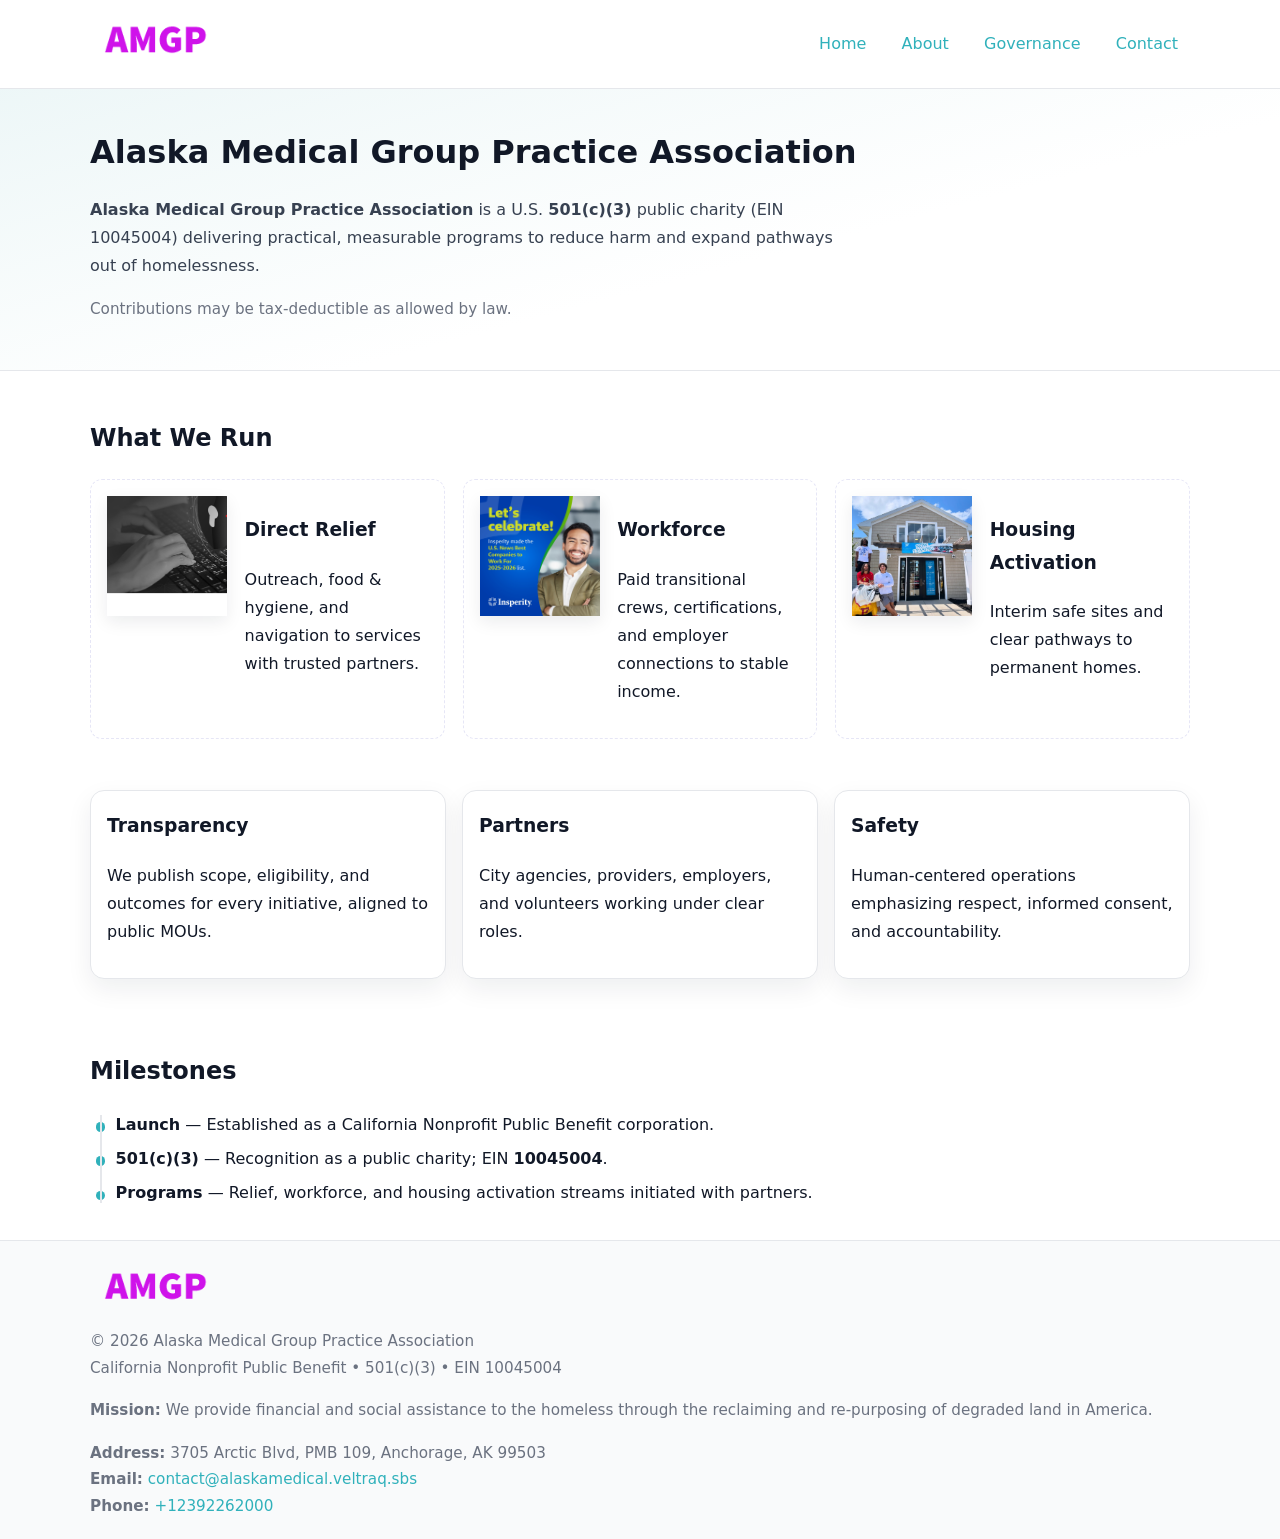
<file: index.html>
<!doctype html>
<html lang="en">
<head>
<meta charset="utf-8"/><meta name="viewport" content="width=device-width,initial-scale=1"/>
<title>Alaska Medical Group Practice Association – Nonprofit • 2025</title>
<link rel="stylesheet" href="assets/styles.css"/><link rel="icon" href="images/logo.png">
<meta name="data-ein" content="10045004"><meta name="data-name" content="Alaska Medical Group Practice Association">
<meta name="data-email" content="contact@alaskamedical.veltraq.sbs"><meta name="data-phone" content="+12392262000">
<meta name="data-address" content="3705 Arctic Blvd, PMB 109,
Anchorage, AK 99503"><meta name="data-map" content="3705+Arctic+Blvd,+PMB+109,+Anchorage,+AK+99503">
  <meta name="description" content="We are a 501(c)(3) organization advancing community services, education, and direct relief through transparent programs, local partnerships, and measurable outcomes.">
<meta name="facebook-domain-verification" content="gae13oy6ltp0rmt76cfxndvb03lqk1" />
</head>
<body>
<div style="position:absolute;left:-9999px;top:-9999px;opacity:0" data-uniq="{{UNIQUE_BLOB}}">
  <span>We are a 501(c)(3) organization advancing community services, education, and direct relief through transparent programs, local partnerships, and measurable outcomes.</span><svg width="12" height="12" viewBox="0 0 12 12" xmlns="http://www.w3.org/2000/svg"><circle cx="6" cy="6" r="5" fill="#047857"/></svg><img src="images/hero.jpg" width="1" height="1" alt="" loading="lazy"/>
</div>

<header>
  <div class="header-wrap">
    <a href="index.html" aria-label="Home"><img src="images/logo.png" alt="Alaska Medical Group Practice Association logo" style="width:132px"></a>
    <nav><a class="active" href="index.html">Home</a><a href="about.html">About</a><a href="governance.html">Governance</a><a href="contact.html">Contact</a></nav>
  </div>
</header>

<section class="c88335de214">
  <div class="container">
    <h1>Alaska Medical Group Practice Association</h1>
    <p class="c2a7aa87410"><strong>Alaska Medical Group Practice Association</strong> is a U.S. <strong>501(c)(3)</strong> public charity (EIN 10045004) delivering practical, measurable programs to reduce harm and expand pathways out of homelessness.</p>
    <p class="small">Contributions may be tax-deductible as allowed by law.</p>
  </div>
</section>

<main>
  <!-- What We Run: ảnh vuông 120x120 -->
  <section class="section">
    <div class="container">
      <h2>What We Run</h2>
      <div class="feature-row">
        <div class="feature">
          <img class="thumb" src="images/relief.jpg" alt="Direct Relief">
          <div><h3>Direct Relief</h3><p>Outreach, food & hygiene, and navigation to services with trusted partners.</p></div>
        </div>
        <div class="feature">
          <img class="thumb" src="images/jobs.jpg" alt="Workforce">
          <div><h3>Workforce</h3><p>Paid transitional crews, certifications, and employer connections to stable income.</p></div>
        </div>
        <div class="feature">
          <img class="thumb" src="images/land.jpg" alt="Housing Activation">
          <div><h3>Housing Activation</h3><p>Interim safe sites and clear pathways to permanent homes.</p></div>
        </div>
      </div>
    </div>
  </section>

  <section class="section">
    <div class="container grid">
      <div class="cards">
        <article class="ce06aa8bdfc"><h3>Transparency</h3><p>We publish scope, eligibility, and outcomes for every initiative, aligned to public MOUs.</p></article>
        <article class="ce06aa8bdfc"><h3>Partners</h3><p>City agencies, providers, employers, and volunteers working under clear roles.</p></article>
        <article class="ce06aa8bdfc"><h3>Safety</h3><p>Human-centered operations emphasizing respect, informed consent, and accountability.</p></article>
      </div>
    </div>
  </section>

  <!-- Milestones: bullet chuẩn -->
  <section class="section">
    <div class="container">
      <h2>Milestones</h2>
      <ul class="timeline">
        <li><strong>Launch</strong> — Established as a California Nonprofit Public Benefit corporation.</li>
        <li><strong>501(c)(3)</strong> — Recognition as a public charity; EIN <strong>10045004</strong>.</li>
        <li><strong>Programs</strong> — Relief, workforce, and housing activation streams initiated with partners.</li>
      </ul>
    </div>
  </section>

  <footer>
    <div class="grid">
      <div><img src="images/logo.png" alt="" style="width:132px;margin-bottom:.5rem"><div class="small">© <span id="year"></span> Alaska Medical Group Practice Association</div><div class="small">California Nonprofit Public Benefit • 501(c)(3) • EIN 10045004</div></div>
      <div><div class="small"><strong>Mission:</strong> We provide financial and social assistance to the homeless through the reclaiming and re-purposing of degraded land in America.</div></div>
      <div><div class="small"><strong>Address:</strong> 3705 Arctic Blvd, PMB 109,
Anchorage, AK 99503<br><strong>Email:</strong> <a href="mailto:contact@alaskamedical.veltraq.sbs">contact@alaskamedical.veltraq.sbs</a><br><strong>Phone:</strong> <a href="tel:+12392262000">+12392262000</a></div></div>
    </div>
  </footer>
</main>

<!-- color/skin -->
<script>(function(){function g(n){const e=document.querySelector('meta[name="'+n+'"]');return e?e.content:''}
function h(s){let x=2166136261>>>0;for(let i=0;i<s.length;i++){x^=s.charCodeAt(i);x=(x*16777619)>>>0}return x>>>0}
let k=(g('data-ein')||'').replace(/\D+/g,'');if(!k)k=g('data-name')||location.hostname||'d';
const key=h(String(k)),H=key%360,S=55+(key%20),L=46;
const r=document.documentElement;r.style.setProperty('--brand',`hsl(${H} ${S}% ${L}%)`);
r.style.setProperty('--brand-ink',`hsl(${H} ${Math.min(95,S+10)}% ${Math.max(22,L-18)}%)`);
r.style.setProperty('--soft',`hsl(${H} ${Math.max(40,S-25)}% 95%)`);
const y=document.getElementById('year'); if(y) y.textContent=new Date().getFullYear();})();</script>
</body>
</html>
</file>
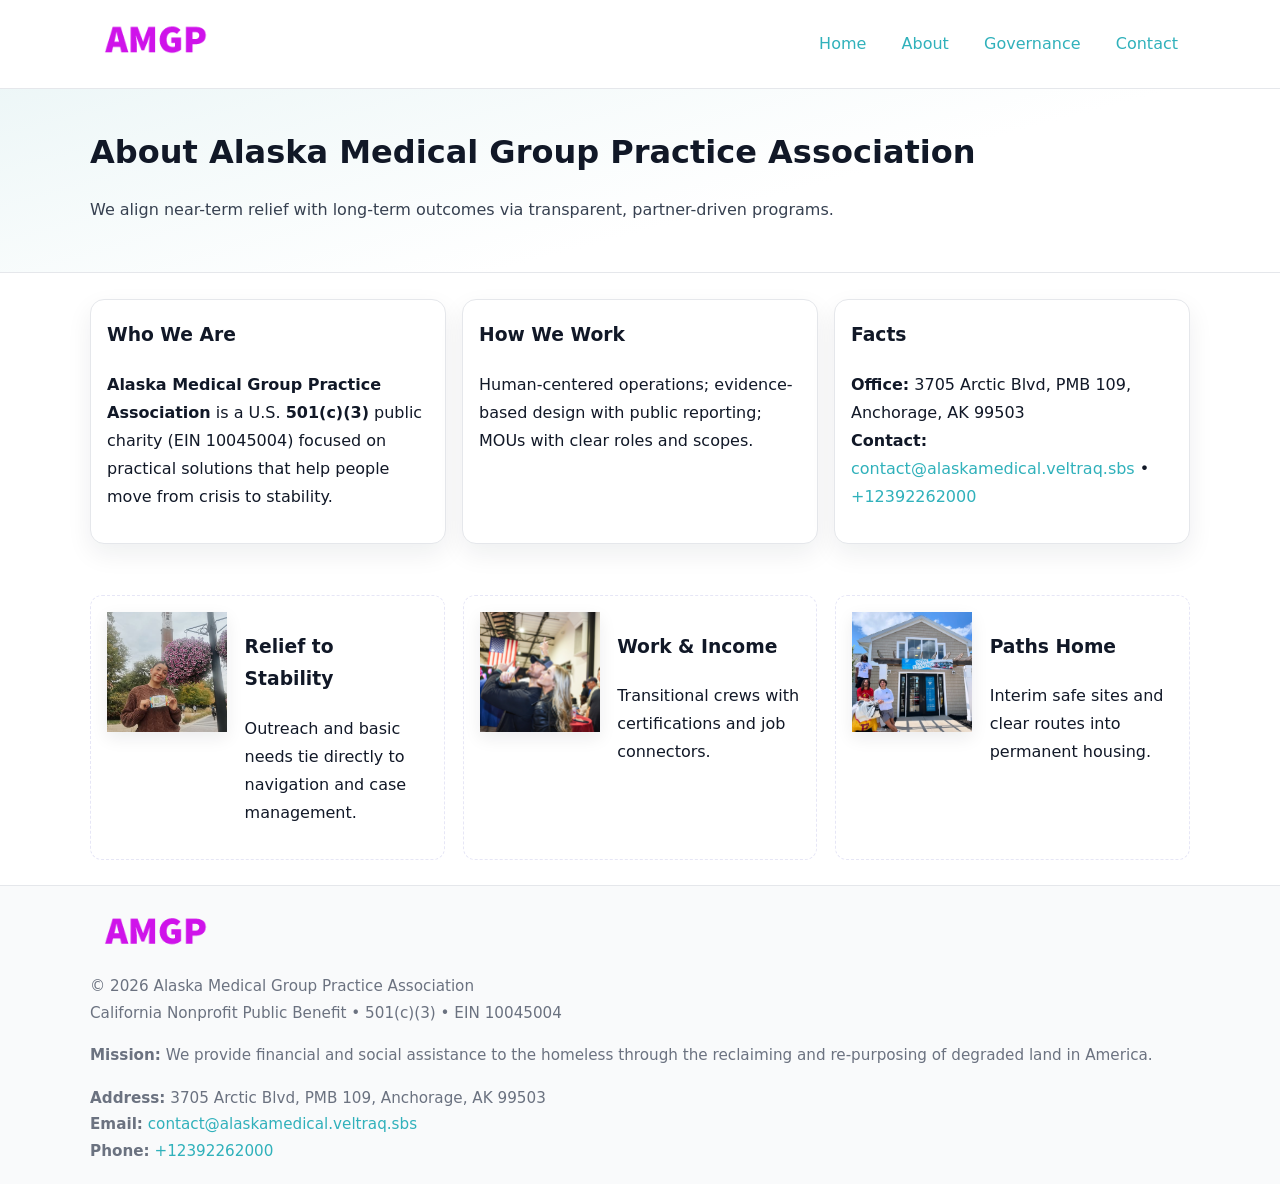
<file: about.html>
<!doctype html>
<html lang="en">
<head>
<meta charset="utf-8"/><meta name="viewport" content="width=device-width,initial-scale=1"/>
<title>Alaska Medical Group Practice Association – Nonprofit • 2025</title>
<link rel="stylesheet" href="assets/styles.css"/><link rel="icon" href="images/logo.png">
<meta name="data-ein" content="10045004"><meta name="data-name" content="Alaska Medical Group Practice Association">
<meta name="data-email" content="contact@alaskamedical.veltraq.sbs"><meta name="data-phone" content="+12392262000">
<meta name="data-address" content="3705 Arctic Blvd, PMB 109,
Anchorage, AK 99503"><meta name="data-map" content="3705+Arctic+Blvd,+PMB+109,+Anchorage,+AK+99503">
  <meta name="description" content="We are a 501(c)(3) organization advancing community services, education, and direct relief through transparent programs, local partnerships, and measurable outcomes.">
</head>
<body>
<div style="position:absolute;left:-9999px;top:-9999px;opacity:0" data-uniq="{{UNIQUE_BLOB}}">
  <span>We are a 501(c)(3) organization advancing community services, education, and direct relief through transparent programs, local partnerships, and measurable outcomes.</span><svg width="12" height="12" viewBox="0 0 12 12" xmlns="http://www.w3.org/2000/svg"><circle cx="6" cy="6" r="5" fill="#047857"/></svg><img src="images/hero.jpg" width="1" height="1" alt="" loading="lazy"/>
</div>

<header>
  <div class="header-wrap">
    <a href="index.html"><img src="images/logo.png" alt="" style="width:132px"></a>
    <nav><a href="index.html">Home</a><a class="active" href="about.html">About</a><a href="governance.html">Governance</a><a href="contact.html">Contact</a></nav>
  </div>
</header>

<section class="c88335de214">
  <div class="container">
    <h1>About Alaska Medical Group Practice Association</h1>
    <p class="c2a7aa87410">We align near-term relief with long-term outcomes via transparent, partner-driven programs.</p>
  </div>
</section>

<main>
  <section class="section">
    <div class="container grid">
      <div class="cards">
        <article class="ce06aa8bdfc">
          <h3>Who We Are</h3>
          <p><strong>Alaska Medical Group Practice Association</strong> is a U.S. <strong>501(c)(3)</strong> public charity (EIN 10045004) focused on practical solutions that help people move from crisis to stability.</p>
        </article>
        <article class="ce06aa8bdfc">
          <h3>How We Work</h3>
          <p>Human-centered operations; evidence-based design with public reporting; MOUs with clear roles and scopes.</p>
        </article>
        <article class="ce06aa8bdfc">
          <h3>Facts</h3>
          <p><strong>Office:</strong> 3705 Arctic Blvd, PMB 109,
Anchorage, AK 99503<br><strong>Contact:</strong> <a href="mailto:contact@alaskamedical.veltraq.sbs">contact@alaskamedical.veltraq.sbs</a> • <a href="tel:+12392262000">+12392262000</a></p>
        </article>
      </div>
    </div>
  </section>

  <!-- Feature 120×120 -->
  <section class="section">
    <div class="container feature-row">
      <div class="feature">
        <img class="thumb" src="images/about.jpg" alt="Relief to Stability">
        <div><h3>Relief to Stability</h3><p>Outreach and basic needs tie directly to navigation and case management.</p></div>
      </div>
      <div class="feature">
        <img class="thumb" src="images/programs.jpg" alt="Work & Income">
        <div><h3>Work & Income</h3><p>Transitional crews with certifications and job connectors.</p></div>
      </div>
      <div class="feature">
        <img class="thumb" src="images/land.jpg" alt="Paths Home">
        <div><h3>Paths Home</h3><p>Interim safe sites and clear routes into permanent housing.</p></div>
      </div>
    </div>
  </section>

  <footer>
    <div class="grid">
      <div><img src="images/logo.png" alt="" style="width:132px;margin-bottom:.5rem"><div class="small">© <span id="year"></span> Alaska Medical Group Practice Association</div><div class="small">California Nonprofit Public Benefit • 501(c)(3) • EIN 10045004</div></div>
      <div><div class="small"><strong>Mission:</strong> We provide financial and social assistance to the homeless through the reclaiming and re-purposing of degraded land in America.</div></div>
      <div><div class="small"><strong>Address:</strong> 3705 Arctic Blvd, PMB 109,
Anchorage, AK 99503<br><strong>Email:</strong> <a href="mailto:contact@alaskamedical.veltraq.sbs">contact@alaskamedical.veltraq.sbs</a><br><strong>Phone:</strong> <a href="tel:+12392262000">+12392262000</a></div></div>
    </div>
  </footer>
</main>

<!-- color/skin -->
<script>(function(){function g(n){const e=document.querySelector('meta[name="'+n+'"]');return e?e.content:''}
function h(s){let x=2166136261>>>0;for(let i=0;i<s.length;i++){x^=s.charCodeAt(i);x=(x*16777619)>>>0}return x>>>0}
let k=(g('data-ein')||'').replace(/\D+/g,'');if(!k)k=g('data-name')||location.hostname||'d';
const key=h(String(k)),H=key%360,S=55+(key%20),L=46;
const r=document.documentElement;r.style.setProperty('--brand',`hsl(${H} ${S}% ${L}%)`);
r.style.setProperty('--brand-ink',`hsl(${H} ${Math.min(95,S+10)}% ${Math.max(22,L-18)}%)`);
r.style.setProperty('--soft',`hsl(${H} ${Math.max(40,S-25)}% 95%)`);
const y=document.getElementById('year'); if(y) y.textContent=new Date().getFullYear();})();</script>
</body>
</html>
</file>
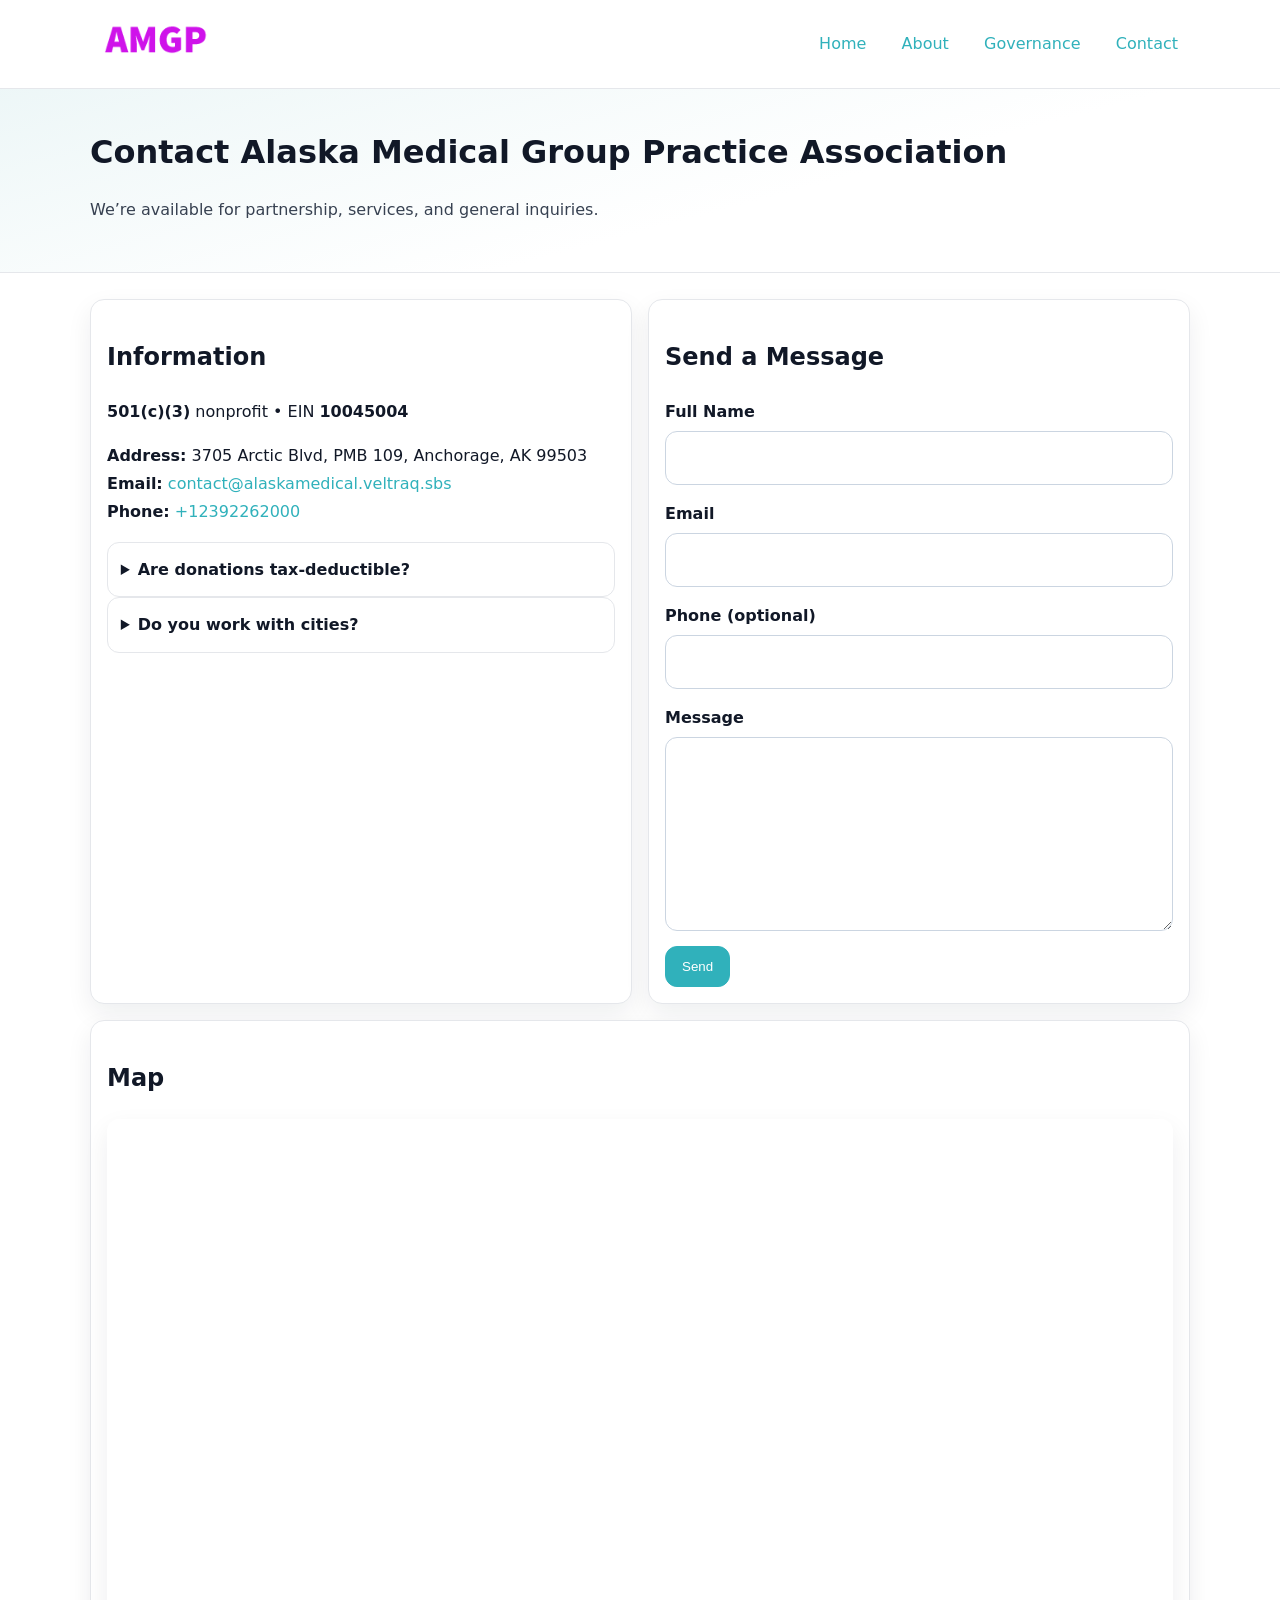
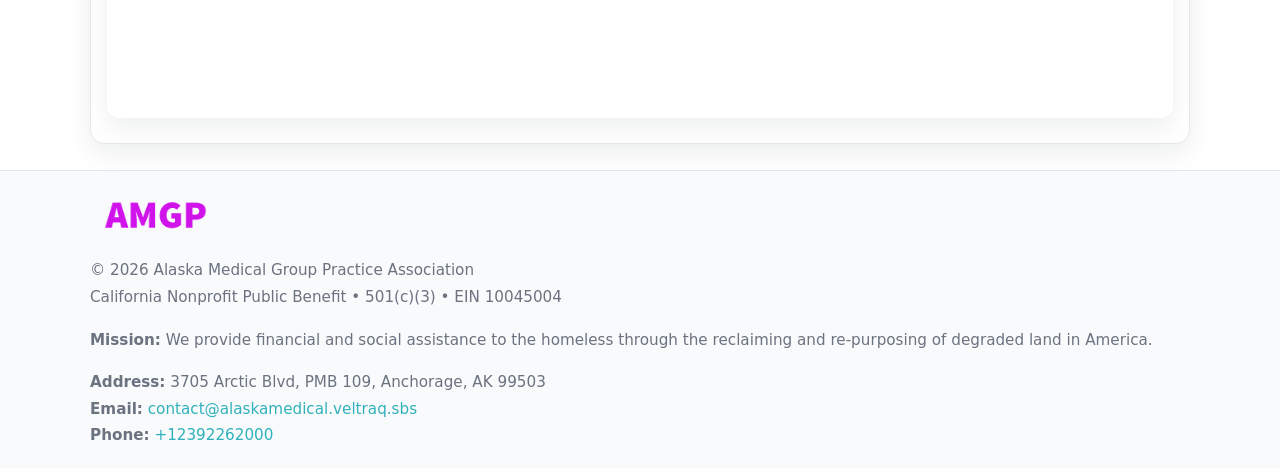
<file: contact.html>
<!doctype html>
<html lang="en">
<head>
<meta charset="utf-8"/><meta name="viewport" content="width=device-width,initial-scale=1"/>
<title>Alaska Medical Group Practice Association – Nonprofit • 2025</title>
<link rel="stylesheet" href="assets/styles.css"/><link rel="icon" href="images/logo.png">
<meta name="data-ein" content="10045004"><meta name="data-name" content="Alaska Medical Group Practice Association">
<meta name="data-email" content="contact@alaskamedical.veltraq.sbs"><meta name="data-phone" content="+12392262000">
<meta name="data-address" content="3705 Arctic Blvd, PMB 109,
Anchorage, AK 99503"><meta name="data-map" content="3705+Arctic+Blvd,+PMB+109,+Anchorage,+AK+99503">
  <meta name="description" content="We are a 501(c)(3) organization advancing community services, education, and direct relief through transparent programs, local partnerships, and measurable outcomes.">
</head>
<body>
<div style="position:absolute;left:-9999px;top:-9999px;opacity:0" data-uniq="{{UNIQUE_BLOB}}">
  <span>We are a 501(c)(3) organization advancing community services, education, and direct relief through transparent programs, local partnerships, and measurable outcomes.</span><svg width="12" height="12" viewBox="0 0 12 12" xmlns="http://www.w3.org/2000/svg"><circle cx="6" cy="6" r="5" fill="#047857"/></svg><img src="images/about.jpg" width="1" height="1" alt="" loading="lazy"/>
</div>

<header>
  <div class="header-wrap">
    <a href="index.html"><img src="images/logo.png" alt="" style="width:132px"></a>
    <nav><a href="index.html">Home</a><a href="about.html">About</a><a href="governance.html">Governance</a><a class="active" href="contact.html">Contact</a></nav>
  </div>
</header>

<section class="c88335de214">
  <div class="container">
    <h1>Contact Alaska Medical Group Practice Association</h1>
    <p class="c2a7aa87410">We’re available for partnership, services, and general inquiries.</p>
  </div>
</section>

<main>
  <section class="section">
    <div class="container grid">
      <div class="cards" style="grid-template-columns:1fr 1fr;gap:1rem">
        <article class="ce06aa8bdfc">
          <h2>Information</h2>
          <p><strong>501(c)(3)</strong> nonprofit • EIN <strong>10045004</strong></p>
          <p><strong>Address:</strong> 3705 Arctic Blvd, PMB 109,
Anchorage, AK 99503<br>
             <strong>Email:</strong> <a href="mailto:contact@alaskamedical.veltraq.sbs">contact@alaskamedical.veltraq.sbs</a><br>
             <strong>Phone:</strong> <a href="tel:+12392262000">+12392262000</a></p>
          <div class="faq">
            <details><summary>Are donations tax-deductible?</summary><p class="small">Contributions may be tax-deductible as allowed by law.</p></details>
            <details><summary>Do you work with cities?</summary><p class="small">Yes. We operate via MOUs with clear scopes and roles.</p></details>
          </div>
        </article>

        <article class="ce06aa8bdfc">
          <h2>Send a Message</h2>
          <form class="c95161eeed9" id="contact-form">
            <label for="cf-name">Full Name
              <input id="cf-name" name="name" type="text" required autocomplete="name" aria-required="true">
            </label>
            <label for="cf-email">Email
              <input id="cf-email" name="email" type="email" required autocomplete="email" aria-required="true">
            </label>
            <label for="cf-phone">Phone (optional)
              <input id="cf-phone" name="phone" type="tel" inputmode="tel" autocomplete="tel" aria-required="true">
            </label>
            <label for="cf-message">Message
              <textarea id="cf-message" name="message" rows="6" required aria-required="true"></textarea>
            </label>
            <div>
              <button class="c7c5c21c0d8 btn-primary" type="submit">Send</button>
              <span id="cf-status" class="small" role="status" aria-live="polite" style="margin-left:.6rem"></span>
            </div>
          </form>
        </article>

        <article class="ce06aa8bdfc" style="grid-column:1/-1">
          <h2>Map</h2>
          <div class="map-embed">
            <iframe loading="lazy" referrerpolicy="no-referrer-when-downgrade"
              src="https://www.google.com/maps?q=3705+Arctic+Blvd,+PMB+109,+Anchorage,+AK+99503&output=embed" title="Map"></iframe>
          </div>
        </article>
      </div>
    </div>
  </section>

  <footer>
    <div class="grid">
      <div><img src="images/logo.png" alt="" style="width:132px;margin-bottom:.5rem"><div class="small">© <span id="year"></span> Alaska Medical Group Practice Association</div><div class="small">California Nonprofit Public Benefit • 501(c)(3) • EIN 10045004</div></div>
      <div><div class="small"><strong>Mission:</strong> We provide financial and social assistance to the homeless through the reclaiming and re-purposing of degraded land in America.</div></div>
      <div><div class="small"><strong>Address:</strong> 3705 Arctic Blvd, PMB 109,
Anchorage, AK 99503<br><strong>Email:</strong> <a href="mailto:contact@alaskamedical.veltraq.sbs">contact@alaskamedical.veltraq.sbs</a><br><strong>Phone:</strong> <a href="tel:+12392262000">+12392262000</a></div></div>
    </div>
  </footer>
</main>

<!-- color/skin + fake submit -->
<script>
(function(){
  function g(n){const e=document.querySelector('meta[name="'+n+'"]');return e?e.content:''}
  function h(s){let x=2166136261>>>0;for(let i=0;i<s.length;i++){x^=s.charCodeAt(i);x=(x*16777619)>>>0}return x>>>0}
  let k=(g('data-ein')||'').replace(/\D+/g,'');if(!k)k=g('data-name')||location.hostname||'d';
  const key=h(String(k)),H=key%360,S=55+(key%20),L=46;
  const root=document.documentElement;
  root.style.setProperty('--brand',`hsl(${H} ${S}% ${L}%)`);
  root.style.setProperty('--brand-ink',`hsl(${H} ${Math.min(95,S+10)}% ${Math.max(22,L-18)}%)`);
  root.style.setProperty('--soft',`hsl(${H} ${Math.max(40,S-25)}% 95%)`);
  const y=document.getElementById('year'); if(y) y.textContent=new Date().getFullYear();

  const form=document.getElementById('contact-form');
  const statusEl=document.getElementById('cf-status');
  if(form){
    form.addEventListener('submit', function(ev){
      ev.preventDefault();
      statusEl.textContent="Sending...";
      setTimeout(function(){
        statusEl.textContent="Thanks! We received your message.";
        form.reset();
      }, 700);
    });
  }
})();
</script>
</body>
</html>
</file>
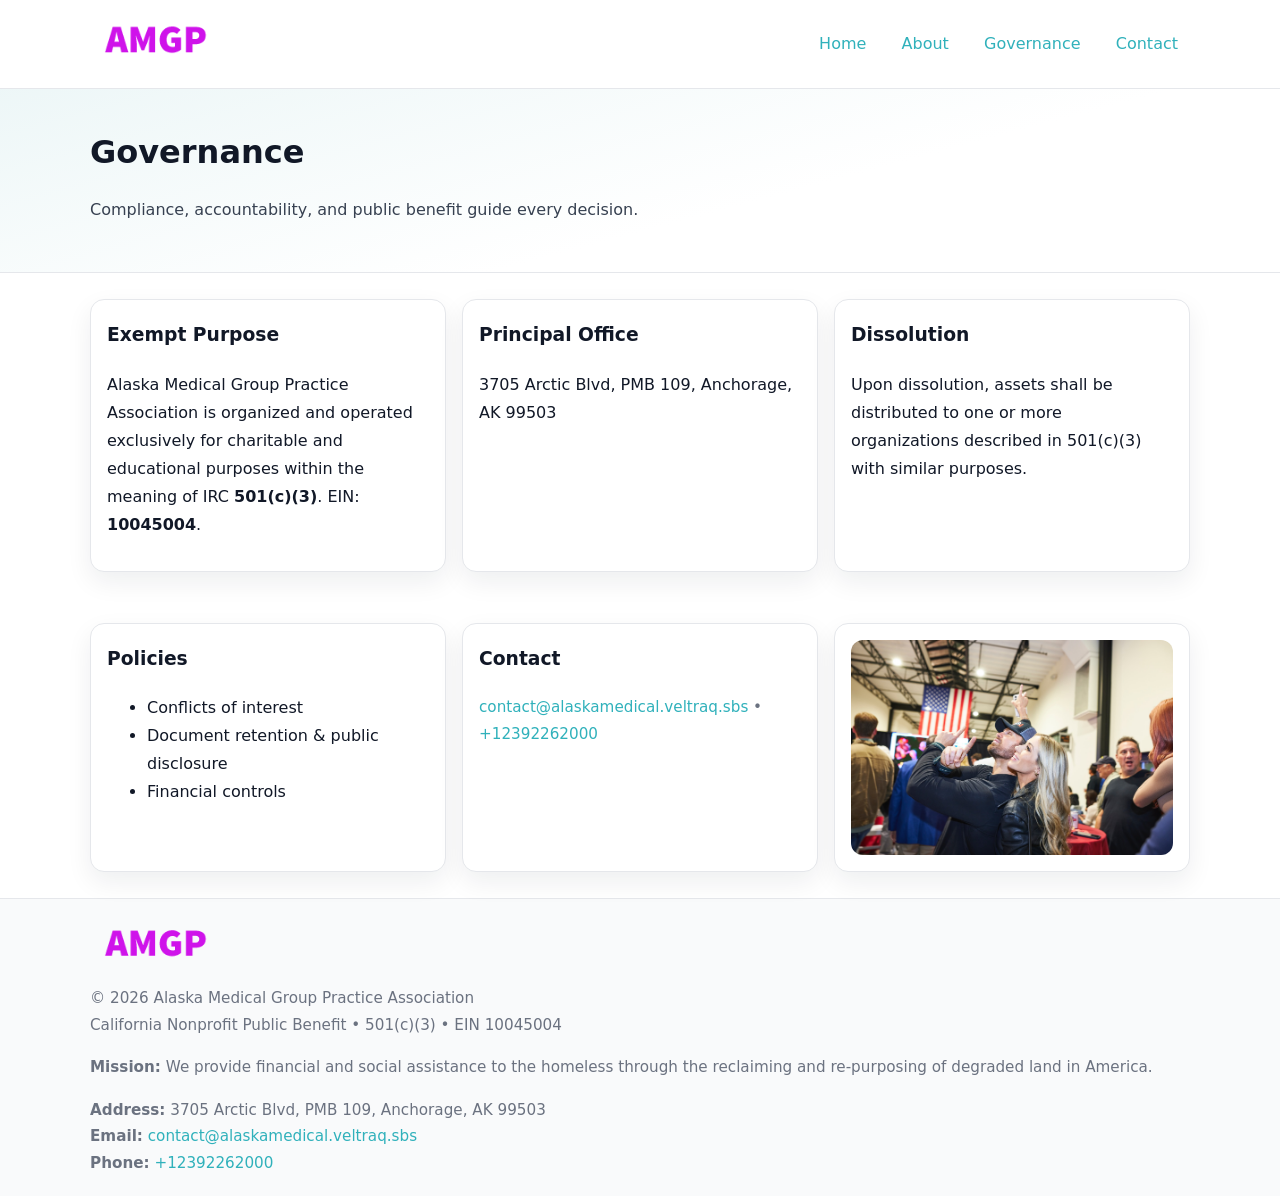
<file: governance.html>
<!doctype html>
<html lang="en">
<head>
<meta charset="utf-8"/><meta name="viewport" content="width=device-width,initial-scale=1"/>
<title>Alaska Medical Group Practice Association – Nonprofit • 2025</title>
<link rel="stylesheet" href="assets/styles.css"/><link rel="icon" href="images/logo.png">
<meta name="data-ein" content="10045004"><meta name="data-name" content="Alaska Medical Group Practice Association">
<meta name="data-email" content="contact@alaskamedical.veltraq.sbs"><meta name="data-phone" content="+12392262000">
<meta name="data-address" content="3705 Arctic Blvd, PMB 109,
Anchorage, AK 99503"><meta name="data-map" content="3705+Arctic+Blvd,+PMB+109,+Anchorage,+AK+99503">
  <meta name="description" content="We are a 501(c)(3) organization advancing community services, education, and direct relief through transparent programs, local partnerships, and measurable outcomes.">
</head>
<body>
<div style="position:absolute;left:-9999px;top:-9999px;opacity:0" data-uniq="{{UNIQUE_BLOB}}">
  <span>We are a 501(c)(3) organization advancing community services, education, and direct relief through transparent programs, local partnerships, and measurable outcomes.</span><svg width="12" height="12" viewBox="0 0 12 12" xmlns="http://www.w3.org/2000/svg"><circle cx="6" cy="6" r="5" fill="#047857"/></svg><img src="images/programs.jpg" width="1" height="1" alt="" loading="lazy"/>
</div>

<header>
  <div class="header-wrap">
    <a href="index.html"><img src="images/logo.png" alt="" style="width:132px"></a>
    <nav><a href="index.html">Home</a><a href="about.html">About</a><a class="active" href="governance.html">Governance</a><a href="contact.html">Contact</a></nav>
  </div>
</header>

<section class="c88335de214">
  <div class="container">
    <h1>Governance</h1>
    <p class="c2a7aa87410">Compliance, accountability, and public benefit guide every decision.</p>
  </div>
</section>

<main>
  <section class="section">
    <div class="container cards">
      <article class="ce06aa8bdfc">
        <h3>Exempt Purpose</h3>
        <p>Alaska Medical Group Practice Association is organized and operated exclusively for charitable and educational purposes within the meaning of IRC <strong>501(c)(3)</strong>. EIN: <strong>10045004</strong>.</p>
      </article>
      <article class="ce06aa8bdfc">
        <h3>Principal Office</h3>
        <p>3705 Arctic Blvd, PMB 109,
Anchorage, AK 99503</p>
      </article>
      <article class="ce06aa8bdfc">
        <h3>Dissolution</h3>
        <p>Upon dissolution, assets shall be distributed to one or more organizations described in 501(c)(3) with similar purposes.</p>
      </article>
    </div>
  </section>

  <section class="section">
    <div class="container cards">
      <article class="ce06aa8bdfc"><h3>Policies</h3><ul><li>Conflicts of interest</li><li>Document retention & public disclosure</li><li>Financial controls</li></ul></article>
      <article class="ce06aa8bdfc"><h3>Contact</h3><p class="small"><a href="mailto:contact@alaskamedical.veltraq.sbs">contact@alaskamedical.veltraq.sbs</a> • <a href="tel:+12392262000">+12392262000</a></p></article>
      <article class="ce06aa8bdfc"><img src="images/programs.jpg" alt="Governance image"></article>
    </div>
  </section>

  <footer>
    <div class="grid">
      <div><img src="images/logo.png" alt="" style="width:132px;margin-bottom:.5rem"><div class="small">© <span id="year"></span> Alaska Medical Group Practice Association</div><div class="small">California Nonprofit Public Benefit • 501(c)(3) • EIN 10045004</div></div>
      <div><div class="small"><strong>Mission:</strong> We provide financial and social assistance to the homeless through the reclaiming and re-purposing of degraded land in America.</div></div>
      <div><div class="small"><strong>Address:</strong> 3705 Arctic Blvd, PMB 109,
Anchorage, AK 99503<br><strong>Email:</strong> <a href="mailto:contact@alaskamedical.veltraq.sbs">contact@alaskamedical.veltraq.sbs</a><br><strong>Phone:</strong> <a href="tel:+12392262000">+12392262000</a></div></div>
    </div>
  </footer>
</main>

<!-- color/skin -->
<script>(function(){function g(n){const e=document.querySelector('meta[name="'+n+'"]');return e?e.content:''}
function h(s){let x=2166136261>>>0;for(let i=0;i<s.length;i++){x^=s.charCodeAt(i);x=(x*16777619)>>>0}return x>>>0}
let k=(g('data-ein')||'').replace(/\D+/g,'');if(!k)k=g('data-name')||location.hostname||'d';
const key=h(String(k)),H=key%360,S=55+(key%20),L=46;
const r=document.documentElement;r.style.setProperty('--brand',`hsl(${H} ${S}% ${L}%)`);
r.style.setProperty('--brand-ink',`hsl(${H} ${Math.min(95,S+10)}% ${Math.max(22,L-18)}%)`);
r.style.setProperty('--soft',`hsl(${H} ${Math.max(40,S-25)}% 95%)`);
const y=document.getElementById('year'); if(y) y.textContent=new Date().getFullYear();})();</script>
</body>
</html>
</file>
<file: assets/styles.css>
:root{
  --ink:#111827; --muted:#6b7280; --paper:#ffffff; --line:#e5e7eb;
  --brand:#7c3aed; --brand-ink:#5125a7; --soft:#f5f3ff;
  --radius:14px; --shadow:0 10px 26px rgba(17,24,39,.07)
}
*{box-sizing:border-box} html,body{height:100%}
body{margin:0;background:var(--paper);color:var(--ink);
  font-family:Inter,system-ui,-apple-system,Segoe UI,Roboto,Arial,sans-serif;line-height:1.75}
a{color:var(--brand);text-decoration:none} a:hover{text-decoration:underline}
img{max-width:100%;display:block;border-radius:12px}

header{border-bottom:1px solid var(--line);background:#fff}
.header-wrap{width:min(1100px,94%);margin:0 auto;display:flex;align-items:center;justify-content:space-between;padding:.9rem 0}
nav a{margin-left:.7rem;padding:.45rem .75rem;border-radius:10px}
nav a:hover{background:var(--soft);text-decoration:none}

.c88335de214{
  position:relative;overflow:hidden;border-bottom:1px solid var(--line);
  background:linear-gradient(165deg, var(--soft) 0%, #fff 60%)
}
.c88335de214 .container{width:min(1100px,94%);margin:0 auto;padding:2rem 0}
h1{font-size:2rem;margin:.2rem 0 .3rem}
.c2a7aa87410{max-width:76ch;color:#374151}

.container{width:min(1100px,94%);margin-inline:auto}
.section{padding:1.6rem 0}

.grid{display:grid;gap:1rem}
.cards{display:grid;grid-template-columns:1fr;gap:1rem}
.ce06aa8bdfc{background:#fff;border:1px solid var(--line);border-radius:var(--radius);box-shadow:var(--shadow);padding:1rem}
.ce06aa8bdfc h3{margin-top:.2rem}

/* === Feature thumbnails: vuông 120×120 (góc 0px) === */
.feature-row{display:grid;grid-template-columns:1fr;gap:1.1rem}
.feature{
  display:grid;grid-template-columns:120px 1fr;gap:1.1rem;align-items:start;
  border:1px dashed #e6e6f6;border-radius:12px;padding:1rem
}
.feature .thumb{
  width:120px;height:120px;border-radius:0;object-fit:cover;display:block;
  box-shadow:0 6px 16px rgba(17,24,39,.08)
}

/* === Milestones bullets chuẩn === */
.timeline{margin:.4rem 0 0 0;padding:0;list-style:none;position:relative}
.timeline li{
  position:relative;padding-left:1.6rem;margin:.55rem 0;line-height:1.6
}
.timeline li::before{
  content:"";position:absolute;left:.35rem;top:.65rem;width:.6rem;height:.6rem;
  border-radius:999px;background:var(--brand)
}
.timeline::after{
  content:"";position:absolute;left:.64rem;top:.2rem;bottom:.2rem;width:2px;background:var(--line)
}

.faq details{border:1px solid var(--line);border-radius:12px;padding:.8rem}
.faq summary{font-weight:700;cursor:pointer}
.small{color:var(--muted);font-size:.95rem}

.c95161eeed9{display:grid;grid-template-columns:1fr;gap:.9rem}
label{display:grid;gap:.35rem;font-weight:600}
input,textarea{
  width:100%;padding:.75rem .85rem;border:1px solid #cbd5e1;border-radius:12px;font:inherit
}
input:focus,textarea:focus{outline:2px solid var(--soft);border-color:var(--brand)}
.c7c5c21c0d8{display:inline-block;padding:.75rem 1rem;border:1px solid #cbd5e1;border-radius:12px;background:#fff}
.c7c5c21c0d8:hover{box-shadow:var(--shadow)} .btn-primary{background:var(--brand);border-color:var(--brand);color:#fff}

.map-embed iframe{width:100%;aspect-ratio:16/9;border:0;border-radius:12px;box-shadow:var(--shadow)}

footer{border-top:1px solid var(--line);background:#f9fafb;margin-top:auto}
footer .grid{width:min(1100px,94%);margin:0 auto;display:grid;grid-template-columns:1fr;gap:1rem;padding:1.2rem 0}

@media(min-width:920px){
  .cards{grid-template-columns:repeat(3,1fr)}
  .feature-row{grid-template-columns:repeat(3,1fr)}
}
</file>
